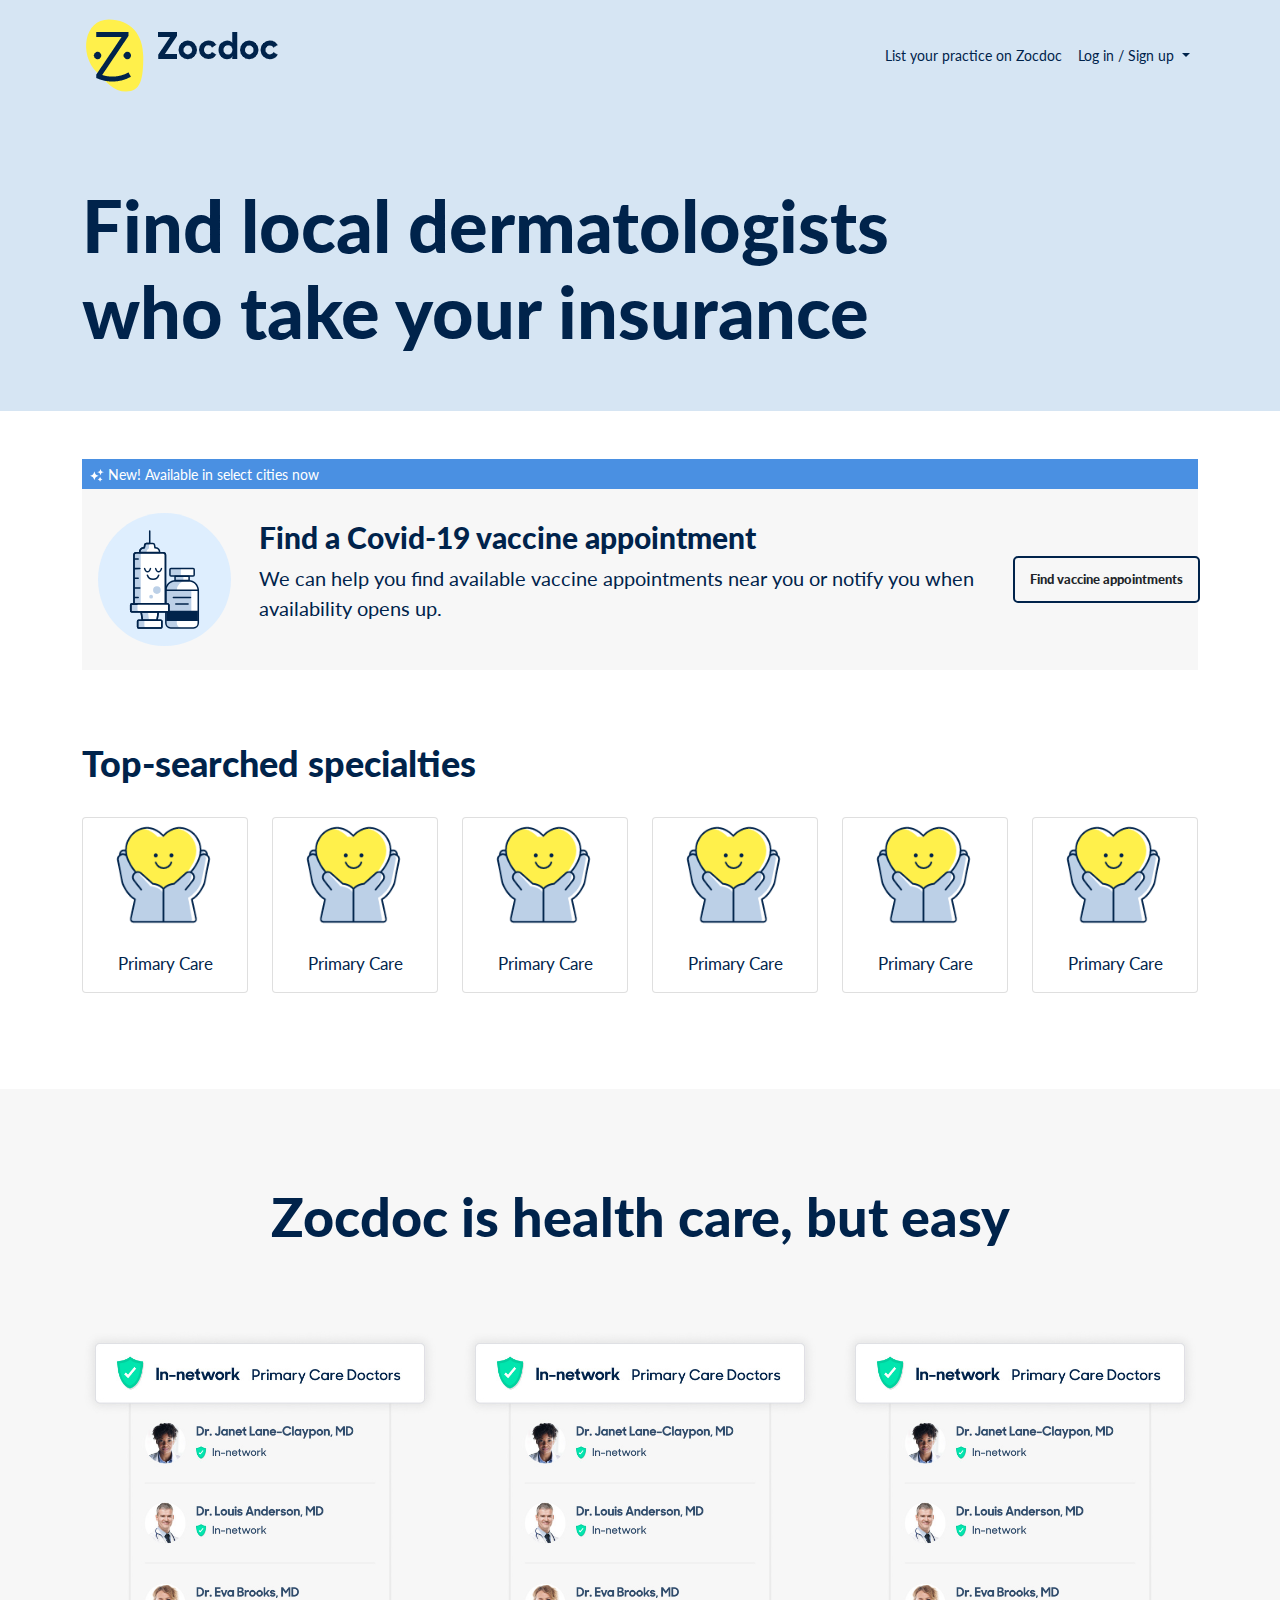
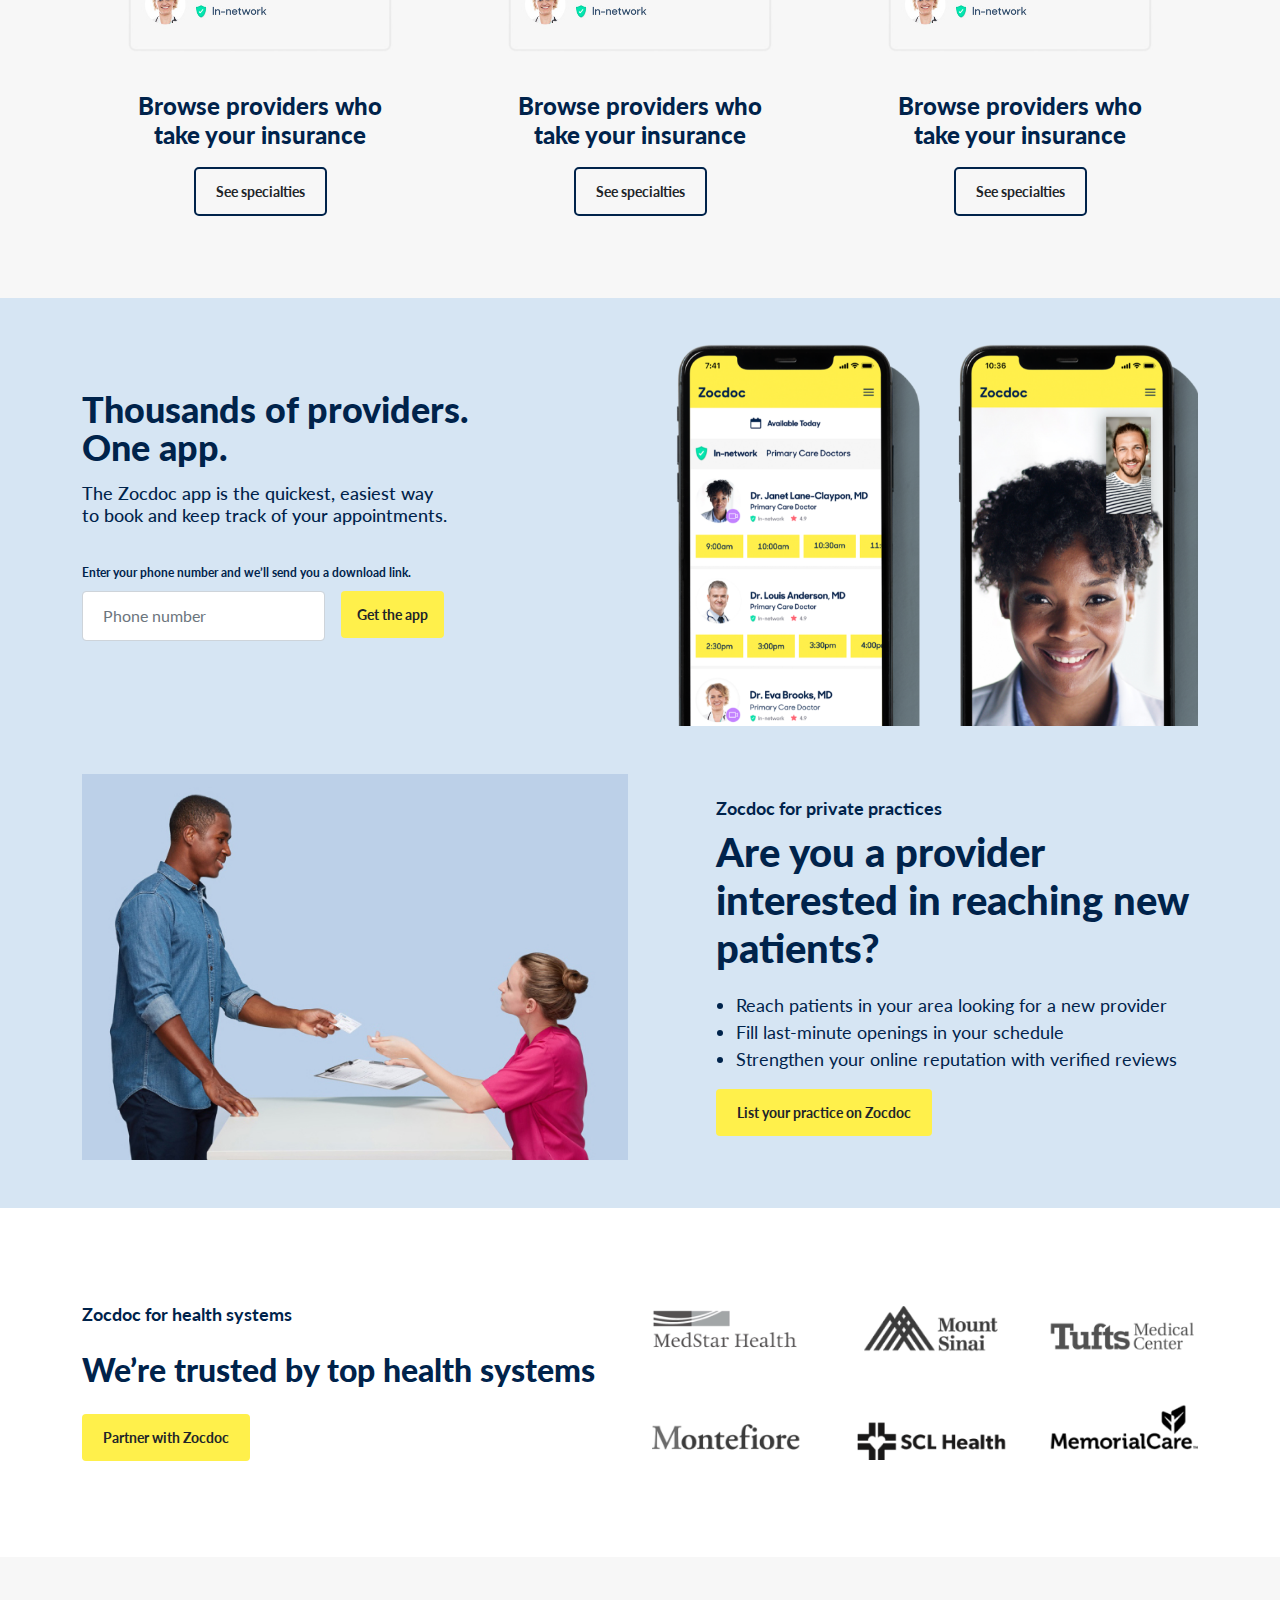
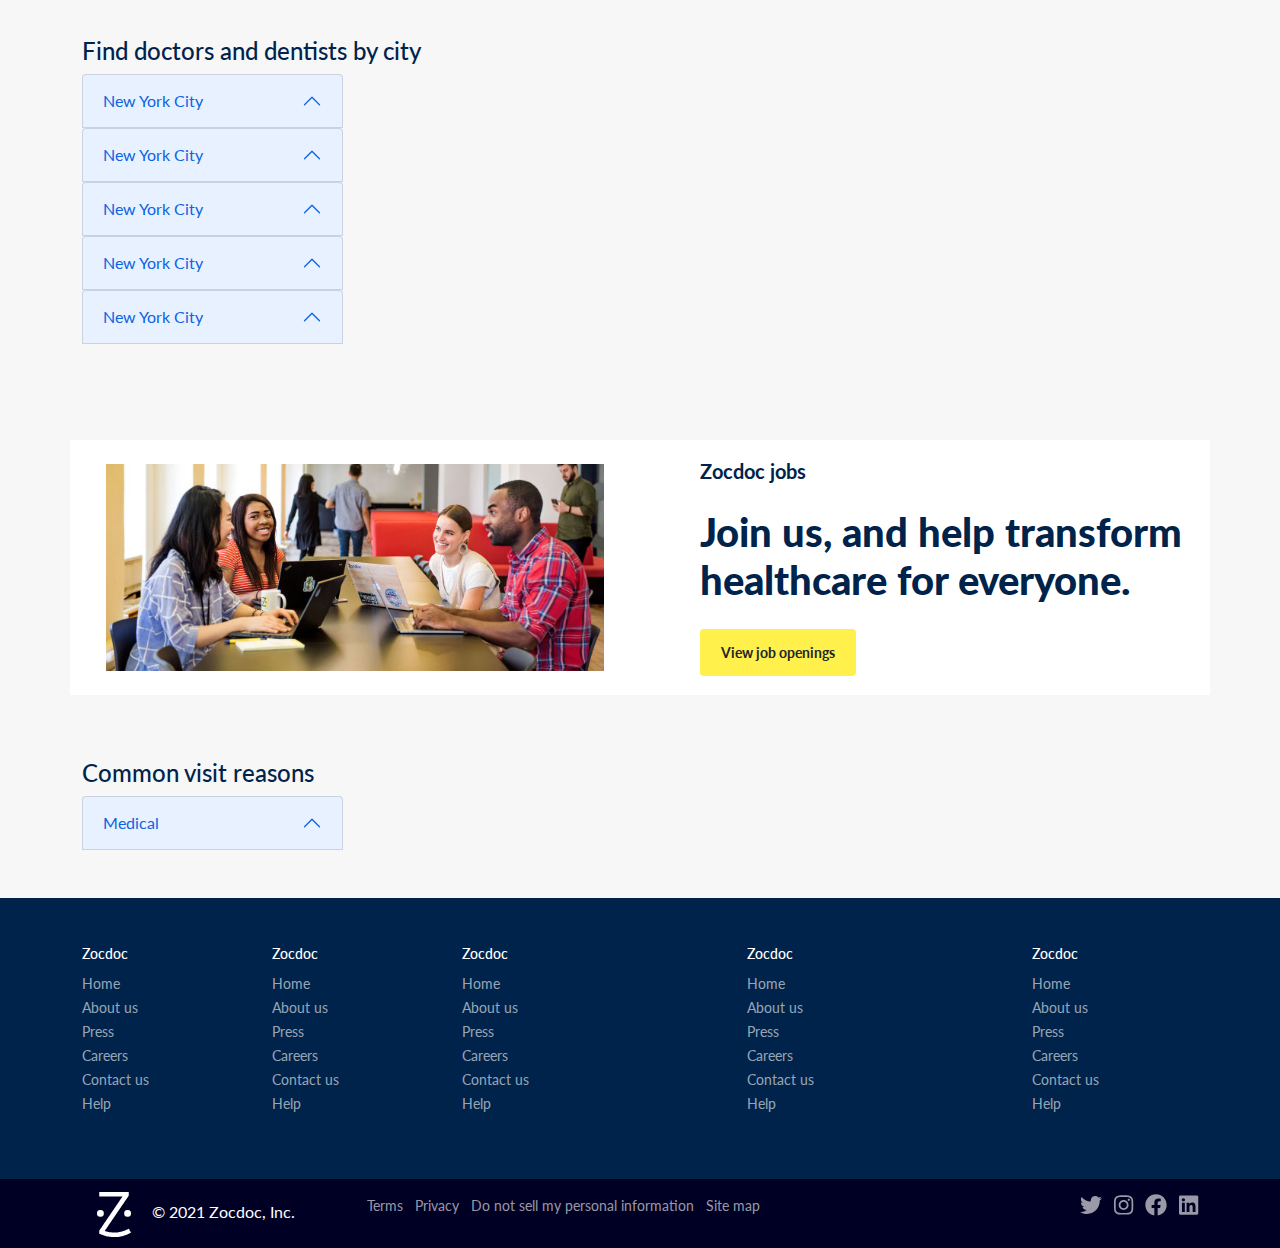
<file: index.html>
<!DOCTYPE html>
<html lang="en">

<head>
    <meta charset="UTF-8">
    <meta name="viewport" content="width=device-width, initial-scale=1.0">
    <title>Doctor</title>
    <!-- icons -->
    <link rel="stylesheet" href="css/all.min.css">
    <!-- bootstrap -->
    <link rel="stylesheet" href="css/bootstrap.min.css">
    <!-- custom css -->
    <link rel="stylesheet" href="style.css">
</head>

<body>
    <!-- header section start -->
    <header>
        <div class="container">
            <div class="row">
                <div class="col-md-12">
                    <nav class="navbar navbar-expand-lg navbar-light">
                        <a class="navbar-brand" href="#">
                            <img src="images/logo.png" class="img-fluid" alt="">
                        </a>
                        <button class="navbar-toggler" type="button" data-bs-toggle="collapse" data-bs-target="#navbarSupportedContent" aria-controls="navbarSupportedContent" aria-expanded="false" aria-label="Toggle navigation">
                            <span class="navbar-toggler-icon"></span>
                        </button>
                        <div class="collapse navbar-collapse" id="navbarSupportedContent">
                            <ul class="navbar-nav ms-auto mb-2 mb-lg-0 header-menu">
                                <li class="nav-item">
                                    <a class="nav-link" href="#">List your practice on Zocdoc</a>
                                </li>
                                <li class="nav-item dropdown">
                                    <a class="nav-link dropdown-toggle" href="#" id="navbarDropdown" role="button" data-bs-toggle="dropdown" aria-expanded="false">
                                        Log in / Sign up
                                    </a>
                                    <ul class="dropdown-menu" aria-labelledby="navbarDropdown">
                                        <li><a class="dropdown-item" href="#" style="display: inline;">Patients</a>
                                            <a href="#">Log in</a>
                                            <a href="#">Sign up</a>
                                        </li>
                                        <li><a class="dropdown-item" href="#" style="display: inline;">Doctors</a>
                                            <a href="#">Log in</a>
                                        </li>
                                    </ul>
                                </li>
                            </ul>
                        </div>
                    </nav>
                </div>
            </div>
            <div class="row">
                <div class="col-md-9">
                    <div class="header-text py-5 mt-4">
                        <h1>Find local dermatologists
                            who take your insurance</h1>
                    </div>
                </div>
            </div>
        </div>
    </header>
    <!-- header section end -->
    <!-- appointment section start -->
    <section class="appointment">
        <div class="container">
            <div class="row">
                <div class="col-md-12">
                    <div class="available mt-5">
                        <img class="img-fluid" src="images/star.svg" alt="">
                        <span>New! Available in select cities now</span>
                    </div>
                </div>
            </div>
            <div class="app-bg py-4 pe-2">
                <div class="row align-items-center">
                    <div class="col-md-2 p-0 text-center">
                        <div class="available-img">
                            <img class="img-fluid" src="images/injection.svg" alt="">
                        </div>
                    </div>
                    <div class="col-md-8 p-0">
                        <div class="available-content">
                            <h1>Find a Covid-19 vaccine appointment</h1>
                            <p>We can help you find available vaccine appointments near you or notify you when availability opens up.</p>
                        </div>
                    </div>
                    <div class="col-md-2  p-0">
                        <div class="available-button">
                            <a href="#" class="btn">Find vaccine appointments</a>
                        </div>
                    </div>
                </div>
            </div>
        </div>
    </section>
    <!-- appointment section end -->
    <!-- specialties section start -->
    <section class="specialties py-5 mt-4 mb-5">
        <div class="container">
            <div class="row">
                <h1>Top-searched specialties</h1>
                <div class="col-md-2">
                    <div class="special text-center">
                        <div class="card">
                            <img src="images/s-1.png" class="card-img-top img-fluid" alt="...">
                            <div class="card-body">
                                <p class="card-text">Primary Care</p>
                            </div>
                        </div>
                    </div>
                </div>
                <div class="col-md-2">
                    <div class="special text-center">
                        <div class="card">
                            <img src="images/s-1.png" class="card-img-top img-fluid" alt="...">
                            <div class="card-body">
                                <p class="card-text">Primary Care</p>
                            </div>
                        </div>
                    </div>
                </div>
                <div class="col-md-2">
                    <div class="special text-center">
                        <div class="card">
                            <img src="images/s-1.png" class="card-img-top img-fluid" alt="...">
                            <div class="card-body">
                                <p class="card-text">Primary Care</p>
                            </div>
                        </div>
                    </div>
                </div>
                <div class="col-md-2">
                    <div class="special text-center">
                        <div class="card">
                            <img src="images/s-1.png" class="card-img-top img-fluid" alt="...">
                            <div class="card-body">
                                <p class="card-text">Primary Care</p>
                            </div>
                        </div>
                    </div>
                </div>
                <div class="col-md-2">
                    <div class="special text-center">
                        <div class="card">
                            <img src="images/s-1.png" class="card-img-top img-fluid" alt="...">
                            <div class="card-body">
                                <p class="card-text">Primary Care</p>
                            </div>
                        </div>
                    </div>
                </div>
                <div class="col-md-2">
                    <div class="special text-center">
                        <div class="card">
                            <img src="images/s-1.png" class="card-img-top img-fluid" alt="...">
                            <div class="card-body">
                                <p class="card-text">Primary Care</p>
                            </div>
                        </div>
                    </div>
                </div>
            </div>
        </div>
    </section>
    <!-- specialties section end -->
    <!-- reviews section start -->
    <section class="reviews pt-5">
        <div class="container">
            <div class="row">
                <div class="col-md-12">
                    <div class="reviews-text text-center pt-5 pb-5 mb-4">
                        <h1>Zocdoc is health care, but easy
                        </h1>
                    </div>
                </div>
            </div>
            <div class="row mb-5 pb-4">
                <div class="col-md-4">
                    <div class="reviews-card">
                        <img class="img-fluid" src="images/review1.jpg" alt="">
                        <h2>Browse providers who take your insurance</h2>
                        <a class="btn" href="#">See specialties</a>
                    </div>
                </div>
                <div class="col-md-4">
                    <div class="reviews-card">
                        <img class="img-fluid" src="images/review1.jpg" alt="">
                        <h2>Browse providers who take your insurance</h2>
                        <a class="btn" href="#">See specialties</a>
                    </div>
                </div>
                <div class="col-md-4">
                    <div class="reviews-card">
                        <img class="img-fluid" src="images/review1.jpg" alt="">
                        <h2>Browse providers who take your insurance</h2>
                        <a class="btn" href="#">See specialties</a>
                    </div>
                </div>
            </div>
        </div>
    </section>
    <!-- reviews section end -->
    <!-- app section start -->
    <section class="app pt-4">
        <div class="container">
            <div class="row align-items-center">
                <div class="col-md-6">
                    <div class="app-content">
                        <h1>Thousands of providers.</h1>
                        <h1>One app.</h1>
                        <p>The Zocdoc app is the quickest, easiest way to book and keep track of your appointments.</p>
                        <h5>Enter your phone number and we’ll send you a download link.</h5>
                        <form class="row g-3">
                            <div class="col-auto">
                                <input type="tel" class="form-control" placeholder="Phone number">
                            </div>
                            <div class="col-auto">
                                <button type="submit" class="btn mb-3">Get the app</button>
                            </div>
                        </form>
                    </div>
                </div>
                <div class="col-md-6">
                    <img class="img-fluid" src="images/app.png" alt="">
                </div>
            </div>
        </div>
    </section>
    <!-- app section end -->
    <!-- patients section start -->
    <section class="patients">
        <div class="container">
            <div class="row align-items-center">
                <div class="col-md-6 py-5">
                    <img class="img-fluid" src="images/patients.jpg" alt="">
                </div>
                <div class="col-md-6">
                    <div class="patients-content">
                        <h5>Zocdoc for private practices</h5>
                        <h1>Are you a provider interested in reaching new patients?</h1>
                        <ul>
                            <li>Reach patients in your area looking for a new provider</li>
                            <li>Fill last-minute openings in your schedule</li>
                            <li>Strengthen your online reputation with verified reviews</li>
                        </ul>
                        <a href="#" class="btn">List your practice on Zocdoc</a>
                    </div>
                </div>
            </div>
        </div>
    </section>
    <!-- patients section end -->
    <!-- systems section start -->
    <section class="systems py-5 my-5">
        <div class="container">
            <div class="row align-items-center">
                <div class="col-md-6">
                    <div class="system-content">
                        <h5>Zocdoc for health systems</h5>
                        <h1>We’re trusted by top health systems</h1>
                        <a href="#" class="btn">Partner with Zocdoc</a>
                    </div>
                </div>
                <div class="col-md-6">
                    <img class="img-fluid" src="images/company.png" alt="">
                </div>
            </div>
        </div>
    </section>
    <!-- systems section end -->
    <!-- Find section start -->
    <section class="find">
        <div class="container">
            <div class="row">
                <h4>Find doctors and dentists by city</h4>
                <div class="col-md-3">
                    <div class="find-content">
                        <div class="accordion" id="accordionExample1">
                            <div class="accordion-item">
                                <h2 class="accordion-header" id="heading1">
                                    <button class="accordion-button" type="button" data-bs-toggle="collapse" data-bs-target="#collapse1" aria-expanded="true" aria-controls="collapse1">
                                        New York City
                                    </button>
                                </h2>
                                <div id="collapse1" class="accordion-collapse collapse hide" aria-labelledby="heading1" data-bs-parent="#accordionExample1">
                                    <div class="accordion-body">
                                        <ul class="list-unstyled">
                                            <li><a href="#">New York City Doctors</a></li>
                                            <li><a href="">New York City Doctors</a></li>
                                            <li><a href="">New York City Doctors</a></li>
                                            <li><a href="">New York City Doctors</a></li>
                                            <li><a href="">New York City Doctors</a></li>
                                            <li><a href="">New York City Doctors</a></li>
                                            <li><a href="">New York City Doctors</a></li>
                                            <li><a href="">New York City Doctors</a></li>
                                            <li><a href="">New York City Doctors</a></li>
                                            <li><a href="">New York City Doctors</a></li>
                                            <li><a href="">New York City Doctors</a></li>
                                            <li><a href="">New York City Doctors</a></li>
                                            <li><a href="">New York City Doctors</a></li>
                                        </ul>
                                    </div>
                                </div>
                            </div>
                        </div> <!-- .accordion -->
                        <div class="accordion" id="accordionExample2">
                            <div class="accordion-item">
                                <h2 class="accordion-header" id="heading2">
                                    <button class="accordion-button" type="button" data-bs-toggle="collapse" data-bs-target="#collapse2" aria-expanded="true" aria-controls="collapse2">
                                        New York City
                                    </button>
                                </h2>
                                <div id="collapse2" class="accordion-collapse collapse hide" aria-labelledby="heading2" data-bs-parent="#accordionExample2">
                                    <div class="accordion-body">
                                        <ul class="list-unstyled">
                                            <li><a href="#">New York City Doctors</a></li>
                                            <li><a href="">New York City Doctors</a></li>
                                            <li><a href="">New York City Doctors</a></li>
                                            <li><a href="">New York City Doctors</a></li>
                                            <li><a href="">New York City Doctors</a></li>
                                            <li><a href="">New York City Doctors</a></li>
                                            <li><a href="">New York City Doctors</a></li>
                                            <li><a href="">New York City Doctors</a></li>
                                            <li><a href="">New York City Doctors</a></li>
                                            <li><a href="">New York City Doctors</a></li>
                                            <li><a href="">New York City Doctors</a></li>
                                            <li><a href="">New York City Doctors</a></li>
                                            <li><a href="">New York City Doctors</a></li>
                                        </ul>
                                    </div>
                                </div>
                            </div>
                        </div> <!-- .accordion -->
                        <div class="accordion" id="accordionExample3">
                            <div class="accordion-item">
                                <h2 class="accordion-header" id="heading3">
                                    <button class="accordion-button" type="button" data-bs-toggle="collapse" data-bs-target="#collapse3" aria-expanded="true" aria-controls="collapse3">
                                        New York City
                                    </button>
                                </h2>
                                <div id="collapse3" class="accordion-collapse collapse hide" aria-labelledby="heading3" data-bs-parent="#accordionExample3">
                                    <div class="accordion-body">
                                        <ul class="list-unstyled">
                                            <li><a href="#">New York City Doctors</a></li>
                                            <li><a href="">New York City Doctors</a></li>
                                            <li><a href="">New York City Doctors</a></li>
                                            <li><a href="">New York City Doctors</a></li>
                                            <li><a href="">New York City Doctors</a></li>
                                            <li><a href="">New York City Doctors</a></li>
                                            <li><a href="">New York City Doctors</a></li>
                                            <li><a href="">New York City Doctors</a></li>
                                            <li><a href="">New York City Doctors</a></li>
                                            <li><a href="">New York City Doctors</a></li>
                                            <li><a href="">New York City Doctors</a></li>
                                            <li><a href="">New York City Doctors</a></li>
                                            <li><a href="">New York City Doctors</a></li>
                                        </ul>
                                    </div>
                                </div>
                            </div>
                        </div> <!-- .accordion -->
                        <div class="accordion" id="accordionExample4">
                            <div class="accordion-item">
                                <h2 class="accordion-header" id="heading4">
                                    <button class="accordion-button" type="button" data-bs-toggle="collapse" data-bs-target="#collapse4" aria-expanded="true" aria-controls="collapse4">
                                        New York City
                                    </button>
                                </h2>
                                <div id="collapse4" class="accordion-collapse collapse hide" aria-labelledby="heading4" data-bs-parent="#accordionExample4">
                                    <div class="accordion-body">
                                        <ul class="list-unstyled">
                                            <li><a href="#">New York City Doctors</a></li>
                                            <li><a href="">New York City Doctors</a></li>
                                            <li><a href="">New York City Doctors</a></li>
                                            <li><a href="">New York City Doctors</a></li>
                                            <li><a href="">New York City Doctors</a></li>
                                            <li><a href="">New York City Doctors</a></li>
                                            <li><a href="">New York City Doctors</a></li>
                                            <li><a href="">New York City Doctors</a></li>
                                            <li><a href="">New York City Doctors</a></li>
                                            <li><a href="">New York City Doctors</a></li>
                                            <li><a href="">New York City Doctors</a></li>
                                            <li><a href="">New York City Doctors</a></li>
                                            <li><a href="">New York City Doctors</a></li>
                                        </ul>
                                    </div>
                                </div>
                            </div>
                        </div> <!-- .accordion -->
                        <div class="accordion" id="accordionExample5">
                            <div class="accordion-item">
                                <h2 class="accordion-header" id="heading5">
                                    <button class="accordion-button" type="button" data-bs-toggle="collapse" data-bs-target="#collapse5" aria-expanded="true" aria-controls="collapse5">
                                        New York City
                                    </button>
                                </h2>
                                <div id="collapse5" class="accordion-collapse collapse hide" aria-labelledby="heading5" data-bs-parent="#accordionExample5">
                                    <div class="accordion-body">
                                        <ul class="list-unstyled">
                                            <li><a href="#">New York City Doctors</a></li>
                                            <li><a href="">New York City Doctors</a></li>
                                            <li><a href="">New York City Doctors</a></li>
                                            <li><a href="">New York City Doctors</a></li>
                                            <li><a href="">New York City Doctors</a></li>
                                            <li><a href="">New York City Doctors</a></li>
                                            <li><a href="">New York City Doctors</a></li>
                                            <li><a href="">New York City Doctors</a></li>
                                            <li><a href="">New York City Doctors</a></li>
                                            <li><a href="">New York City Doctors</a></li>
                                            <li><a href="">New York City Doctors</a></li>
                                            <li><a href="">New York City Doctors</a></li>
                                            <li><a href="">New York City Doctors</a></li>
                                        </ul>
                                    </div>
                                </div>
                            </div>
                        </div> <!-- .accordion -->
                    </div> <!-- .find-content -->
                </div> <!-- .col-md-3-->
            </div> <!-- .row -->
        </div> <!-- .container -->
    </section>
    <!-- Find section end -->
    <!-- jobs section start -->
    <section class="jobs pt-3 pb-5">
        <div class="container">
            <div class="row job align-items-center">
                <div class="col-md-6">
                    <img class="img-fluid p-4" src="images/jobs.jpg" alt="">
                </div>
                <div class="col-md-6">
                    <div class="job-content ms-5">
                        <h5>Zocdoc jobs</h5>
                        <h1>Join us, and help transform
                            healthcare for everyone.</h1>
                        <a href="#" class="btn">View job openings</a>
                    </div>
                </div>
            </div>
        </div>
    </section>
    <!-- jobs section end -->
    <!-- reasons section start -->
    <section class="reasons pb-5 pt-3">
        <div class="container">
            <div class="row">
                <h4>Common visit reasons</h4>
                <div class="col-md-3">
                    <div class="reasons-tab">
                        <div class="accordion" id="accordionExample">
                            <div class="accordion-item">
                                <h2 class="accordion-header" id="headingOne">
                                    <button class="accordion-button" type="button" data-bs-toggle="collapse" data-bs-target="#collapseOne" aria-expanded="true" aria-controls="collapseOne">
                                        Medical
                                    </button>
                                </h2>
                                <div id="collapseOne" class="accordion-collapse collapse hide" aria-labelledby="headingOne" data-bs-parent="#accordionExample">
                                    <div class="accordion-body">
                                        <ul class="list-unstyled">
                                            <li><a href="#">Nexplanon removal</a></li>
                                            <li><a href="#">OB-GYN emergency</a></li>
                                            <li><a href="#">OB-GYN emergency</a></li>
                                            <li><a href="#">OB-GYN emergency</a></li>
                                            <li><a href="#">OB-GYN emergency</a></li>
                                            <li><a href="#">OB-GYN emergency</a></li>
                                            <li><a href="#">OB-GYN emergency</a></li>
                                        </ul>
                                    </div>
                                </div>
                            </div>
                        </div> <!-- .col-md-3 -->
                    </div> <!-- .row -->
                </div> <!-- .container -->
    </section>
    <!-- reasons section end -->
    <!-- upper footer section start -->
    <section class="upper-footer py-5">
        <div class="container">
            <div class="row">
                <div class="col-md-2">
                    <div class="zocdoc">
                        <h5>Zocdoc</h5>
                        <ul class="list-unstyled">
                            <li><a href="">Home</a></li>
                            <li><a href="">About us</a></li>
                            <li><a href="">Press</a></li>
                            <li><a href="">Careers</a></li>
                            <li><a href="">Contact us</a></li>
                            <li><a href="">Help</a></li>
                        </ul>
                    </div>
                </div>
                <div class="col-md-2">
                    <div class="zocdoc">
                        <h5>Zocdoc</h5>
                        <ul class="list-unstyled">
                            <li><a href="">Home</a></li>
                            <li><a href="">About us</a></li>
                            <li><a href="">Press</a></li>
                            <li><a href="">Careers</a></li>
                            <li><a href="">Contact us</a></li>
                            <li><a href="">Help</a></li>
                        </ul>
                    </div>
                </div>
                <div class="col-md-3">
                    <div class="zocdoc">
                        <h5>Zocdoc</h5>
                        <ul class="list-unstyled">
                            <li><a href="">Home</a></li>
                            <li><a href="">About us</a></li>
                            <li><a href="">Press</a></li>
                            <li><a href="">Careers</a></li>
                            <li><a href="">Contact us</a></li>
                            <li><a href="">Help</a></li>
                        </ul>
                    </div>
                </div>
                <div class="col-md-3">
                    <div class="zocdoc">
                        <h5>Zocdoc</h5>
                        <ul class="list-unstyled">
                            <li><a href="">Home</a></li>
                            <li><a href="">About us</a></li>
                            <li><a href="">Press</a></li>
                            <li><a href="">Careers</a></li>
                            <li><a href="">Contact us</a></li>
                            <li><a href="">Help</a></li>
                        </ul>
                    </div>
                </div>
                <div class="col-md-2">
                    <div class="zocdoc">
                        <h5>Zocdoc</h5>
                        <ul class="list-unstyled">
                            <li><a href="">Home</a></li>
                            <li><a href="">About us</a></li>
                            <li><a href="">Press</a></li>
                            <li><a href="">Careers</a></li>
                            <li><a href="">Contact us</a></li>
                            <li><a href="">Help</a></li>
                        </ul>
                    </div>
                </div>
            </div>
        </div>
    </section>
    <!-- upper footer section end -->
    <!-- footer section start -->
    <footer>
        <div class="container">
            <div class="row align-items-center">
                <div class="col-md-3">
                    <div class="copyright">
                        <img src="images/fav.png" alt="">
                        <span>© 2021 Zocdoc, Inc.</span>
                    </div>
                </div>
                <div class="col-md-6">
                    <div class="footer-menu">
                        <ul class="list-unstyled">
                            <li class="list-inline-item"><a href="#">Terms</a></li>
                            <li class="list-inline-item"><a href="#">Privacy</a></li>
                            <li class="list-inline-item"><a href="#">Do not sell my personal information</a></li>
                            <li class="list-inline-item"><a href="#">Site map</a></li>
                        </ul>
                    </div>
                </div>
                <div class="col-md-3">
                    <div class="social-icons">
                        <ul class="list-unstyled text-end">
                            <li class="list-inline-item"><a href=""><i class="fab fa-twitter"></i></a></li>
                            <li class="list-inline-item"><a href=""><i class="fab fa-instagram"></i></a></li>
                            <li class="list-inline-item"><a href=""><i class="fab fa-facebook"></i></a></li>
                            <li class="list-inline-item"><a href=""><i class="fab fa-linkedin"></i></a></li>
                        </ul>
                    </div>
                </div>
            </div>
        </div>
    </footer>
    <!-- footer section end -->
    <!-- jquery -->
    <script src="js/jquery.min.js"></script>
    <!-- icon js -->
    <script src="js/all.min.js"></script>
    <!-- bootstrap js -->
    <script src="js/bootstrap.bundle.min.js"></script>
</body>

</html>
</file>
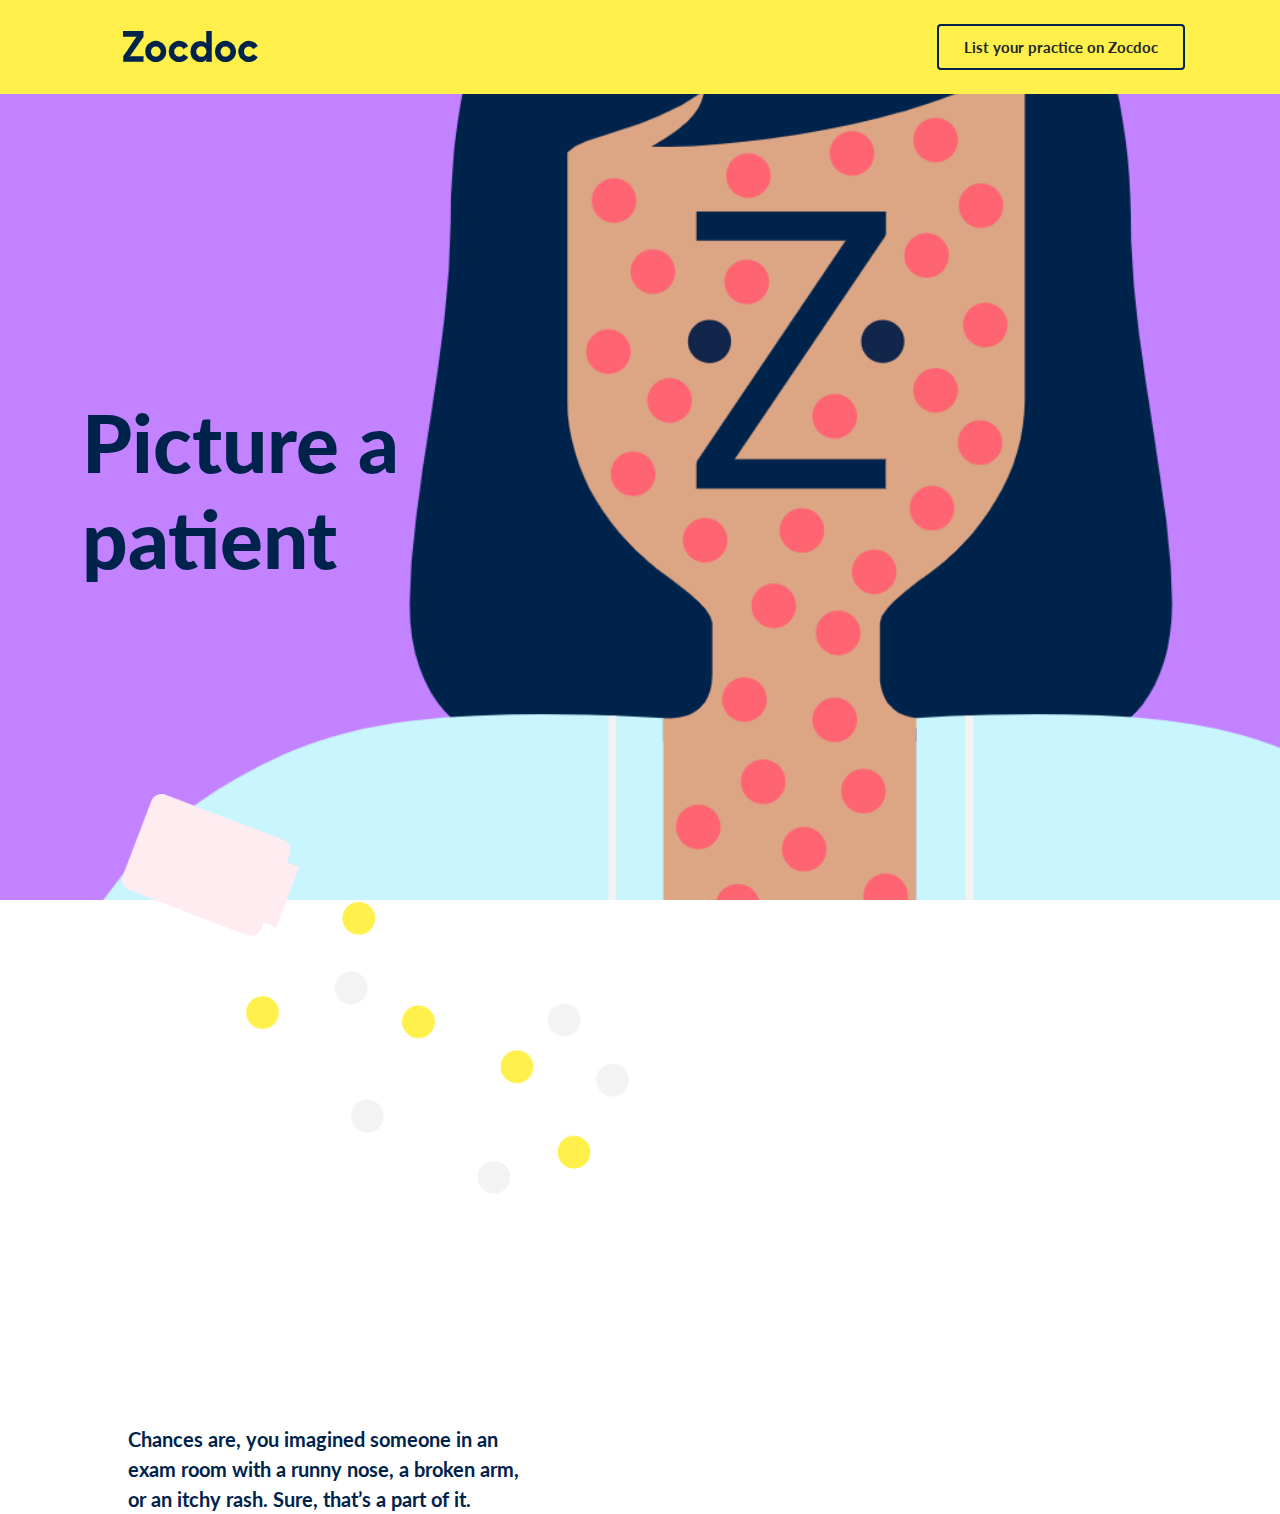
<file: about.html>
<!DOCTYPE html>
<html lang="en">

<head>
    <meta charset="UTF-8">
    <meta name="viewport" content="width=device-width, initial-scale=1.0">
    <title>Doctor</title>
    <!-- icons -->
    <link rel="stylesheet" href="css/all.min.css">
    <!-- bootstrap -->
    <link rel="stylesheet" href="css/bootstrap.min.css">
    <!-- custom css -->
    <link rel="stylesheet" href="style.css">
</head>

<body>
    <header class="contact-header">
        <div class="container">
            <div class="row align-items-center">
                <div class="col-md-9">
                    <nav class="navbar navbar-light">
                        <div class="container-fluid">
                            <a class="navbar-brand" href="#"><img src="images/logo2.png" alt=""></a>
                        </div>
                    </nav>
                </div>
                <div class="col-md-3">
                    <a href="join.html" class="btn btn-custom">List your practice on Zocdoc</a>
                </div>
            </div>
        </div>
    </header>
    <section class="picture">
        <div class="container">
            <div class="col-md-6">
                <div class="pic-content">
                    <h1>Picture a patient</h1>
                    <img src="images/aboutscroll1.png" class="img-fluid c-img" alt="">
                    <p>Chances are, you imagined someone in an exam room with a runny nose, a broken arm, or an itchy rash. Sure, that’s a part of it.</p>
                </div>
            </div>
        </div>
    </section>
    <!-- jquery -->
    <script src="js/jquery.min.js"></script>
    <!-- icon js -->
    <script src="js/all.min.js"></script>
    <!-- bootstrap js -->
    <script src="js/bootstrap.bundle.min.js"></script>
</body>

</html>
</file>
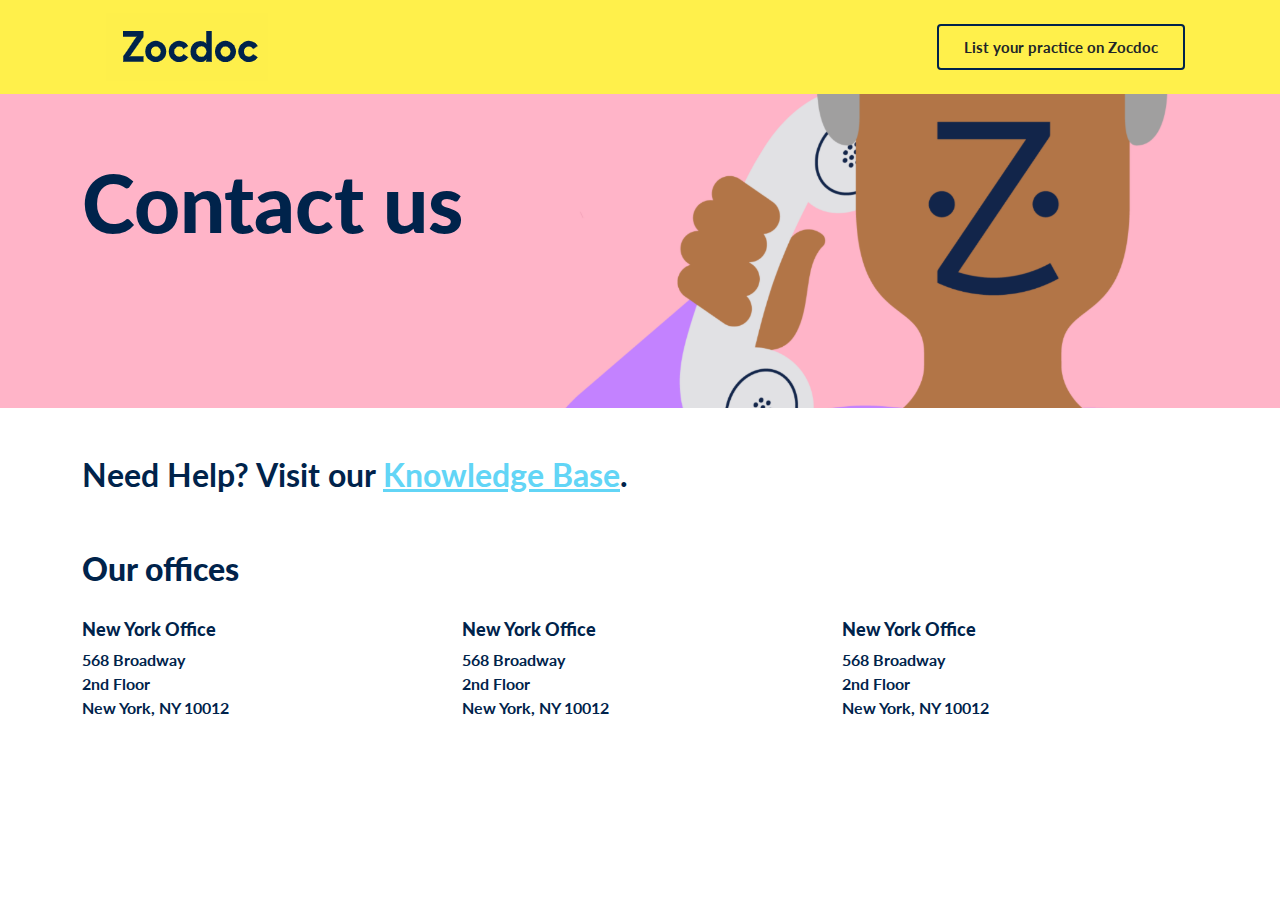
<file: contact.html>
<!DOCTYPE html>
<html lang="en">

<head>
    <meta charset="UTF-8">
    <meta name="viewport" content="width=device-width, initial-scale=1.0">
    <title>Doctor</title>
    <!-- icons -->
    <link rel="stylesheet" href="css/all.min.css">
    <!-- bootstrap -->
    <link rel="stylesheet" href="css/bootstrap.min.css">
    <!-- custom css -->
    <link rel="stylesheet" href="style.css">
</head>

<body>
    <header class="contact-header">
        <div class="container">
            <div class="row align-items-center">
                <div class="col-md-9">
                    <nav class="navbar navbar-light">
                        <div class="container-fluid">
                            <a class="navbar-brand" href="#"><img src="images/logo2.png" alt=""></a>
                        </div>
                    </nav>
                </div>
                <div class="col-md-3">
                    <a href="join.html" class="btn btn-custom">List your practice on Zocdoc</a>
                </div>
            </div>
        </div>
    </header>
    <section class="contact-us">
        <div class="container">
            <div class="row">
                <div class="col-md-5">
                    <div class="contact-title">
                        <h1>Contact us</h1>
                    </div>
                </div>
                <div class="col-md-7">
                    <img src="images/contact.png" class="img-fluid" alt="">
                </div>
            </div>
        </div>
    </section>
    <section class="office">
        <div class="container">
            <div class="row">
                <div class="col-md-12 py-5">
                    <h1 class="office-title">Need Help? Visit our <a href="">Knowledge Base</a>.</h1>
                </div>
            </div>
            <div class="row">
                <h2 class="office-tilte2">Our offices</h2>
                <div class="col-md-4">
                    <div class="office-content">
                        <h5>New York Office</h5>
                        <ul class="list-unstyled">
                            <li>568 Broadway</li>
                            <li>2nd Floor</li>
                            <li>New York, NY 10012</li>
                        </ul>
                    </div>
                </div>
                <div class="col-md-4">
                    <div class="office-content">
                        <h5>New York Office</h5>
                        <ul class="list-unstyled">
                            <li>568 Broadway</li>
                            <li>2nd Floor</li>
                            <li>New York, NY 10012</li>
                        </ul>
                    </div>
                </div>
                <div class="col-md-4">
                    <div class="office-content">
                        <h5>New York Office</h5>
                        <ul class="list-unstyled">
                            <li>568 Broadway</li>
                            <li>2nd Floor</li>
                            <li>New York, NY 10012</li>
                        </ul>
                    </div>
                </div>
            </div>
        </div>
    </section>
<!-- jquery -->
<script src="js/jquery.min.js"></script>
<!-- icon js -->
<script src="js/all.min.js"></script>
<!-- bootstrap js -->
<script src="js/bootstrap.bundle.min.js"></script>
</body>

</html>
</file>
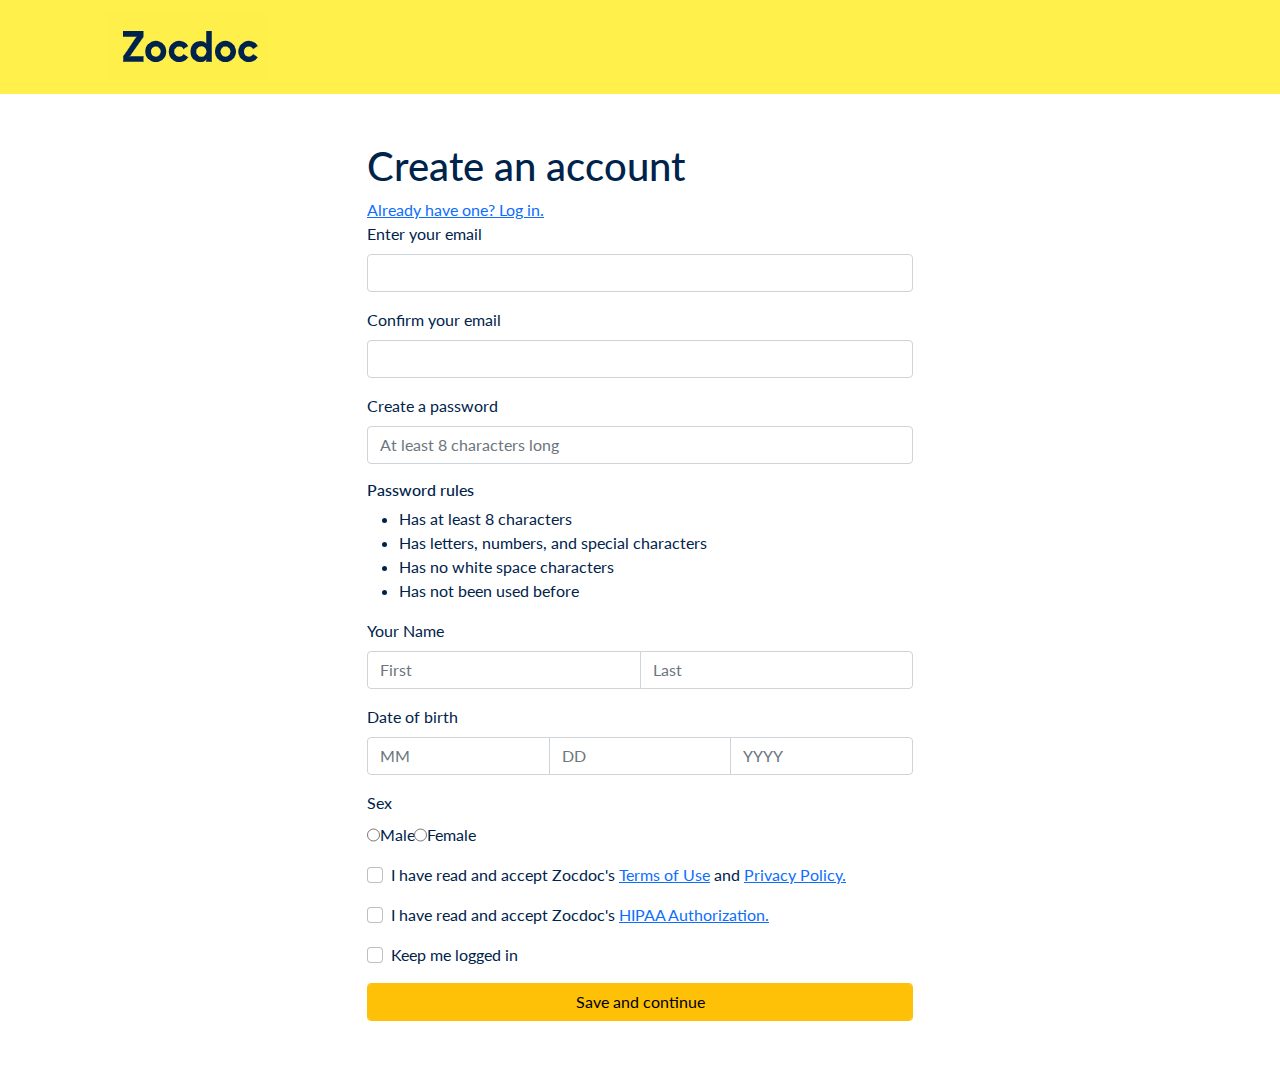
<file: createuser.html>
<!DOCTYPE html>
<html lang="en">

<head>
    <meta charset="UTF-8">
    <meta name="viewport" content="width=device-width, initial-scale=1.0">
    <title>Doctor</title>
    <!-- icons -->
    <link rel="stylesheet" href="css/all.min.css">
    <!-- bootstrap -->
    <link rel="stylesheet" href="css/bootstrap.min.css">
    <!-- custom css -->
    <link rel="stylesheet" href="style.css">
</head>

<body>
    <header class="user-header">
        <div class="container">
            <div class="row">
                <div class="col-md-12">
                    <nav class="navbar navbar-light">
                        <div class="container-fluid">
                            <a class="navbar-brand" href="#"><img src="images/logo2.png" alt=""></a>
                        </div>
                    </nav>
                </div>
            </div>
        </div>
    </header>
    <section class="form-area pt-5 pb-5">
        <div class="container">
            <div class="row">
                <div class="col-md-6 m-auto">
                    <div class="form-content">
                        <h1>Create an account</h1>
                        <a href="#">Already have one? Log in.</a>
                        <form method="post">
                            <div class="mb-3">
                                <label for="exampleInputEmail1" class="form-label">Enter your email</label>
                                <input type="email" class="form-control" id="exampleInputEmail1" name="email" aria-describedby="emailHelp">
                            </div>
                            <div class="mb-3">
                                <label for="confirmemail" class="form-label">Confirm your email</label>
                                <input type="email" class="form-control" id="confirmemail" name="cemail" aria-describedby="confirmemail">
                            </div>
                            <div class="mb-3">
                                <label for="exampleInputPassword1" class="form-label">Create a password</label>
                                <input type="password" class="form-control" id="exampleInputPassword1" placeholder="At least 8 characters long" name="pass">
                            </div>
                            <span></span>
                            <div class="rules">
                                <h6>Password rules</h6>
                                <ul>
                                    <li>Has at least 8 characters</li>
                                    <li>Has letters, numbers, and special characters</li>
                                    <li>Has no white space characters</li>
                                    <li>Has not been used before</li>
                                </ul>
                            </div>
                            <label for="name" class="form-label">Your Name</label>
                            <div class="input-group mb-3">
                                <input type="text" class="form-control" placeholder="First" aria-label="first" name="fname">
                                <input type="text" class="form-control" placeholder="Last" aria-label="last" name="lname">
                            </div>
                            <label for="dates" class="form-label">Date of birth</label>
                            <div class="input-group mb-3">
                                <input type="text" class="form-control" placeholder="MM" aria-label="mm" name="mm">
                                <input type="text" class="form-control" placeholder="DD" aria-label="dd" name="dd">
                                <input type="text" class="form-control" placeholder="YYYY" aria-label="yyyy" name="yyyy">
                            </div>
                            <label for="gender" class="form-label">Sex</label>
                            <div class="input-group mb-3">
                                <input type="radio" class="" aria-label="gender" name="gender">Male
                                <input type="radio" class="" aria-label="dd" name="gender">Female
                            </div>
                            <div class="mb-3 form-check">
                                <input type="checkbox" class="form-check-input" id="read">
                                <label class="form-check-label" for="read">I have read and accept Zocdoc's <a href="">Terms of Use</a> and <a href="">Privacy Policy.</a></label>
                            </div>
                            <div class="mb-3 form-check">
                                <input type="checkbox" class="form-check-input" id="HIPAA">
                                <label class="form-check-label" for="HIPAA">I have read and accept Zocdoc's <a href=""> HIPAA Authorization.</a></label>
                            </div>
                            <div class="mb-3 form-check">
                                <input type="checkbox" class="form-check-input" id="logged">
                                <label class="form-check-label" for="logged">Keep me logged in</label>
                            </div>
                            <input type="submit" class="btn btn-warning form-control" value="Save and continue">
                        </form>
                    </div>
                </div>
            </div>
        </div>
    </section>
    <!-- jquery -->
    <script src="js/jquery.min.js"></script>
    <!-- icon js -->
    <script src="js/all.min.js"></script>
    <!-- bootstrap js -->
    <script src="js/bootstrap.bundle.min.js"></script>
</body>

</html>
</file>
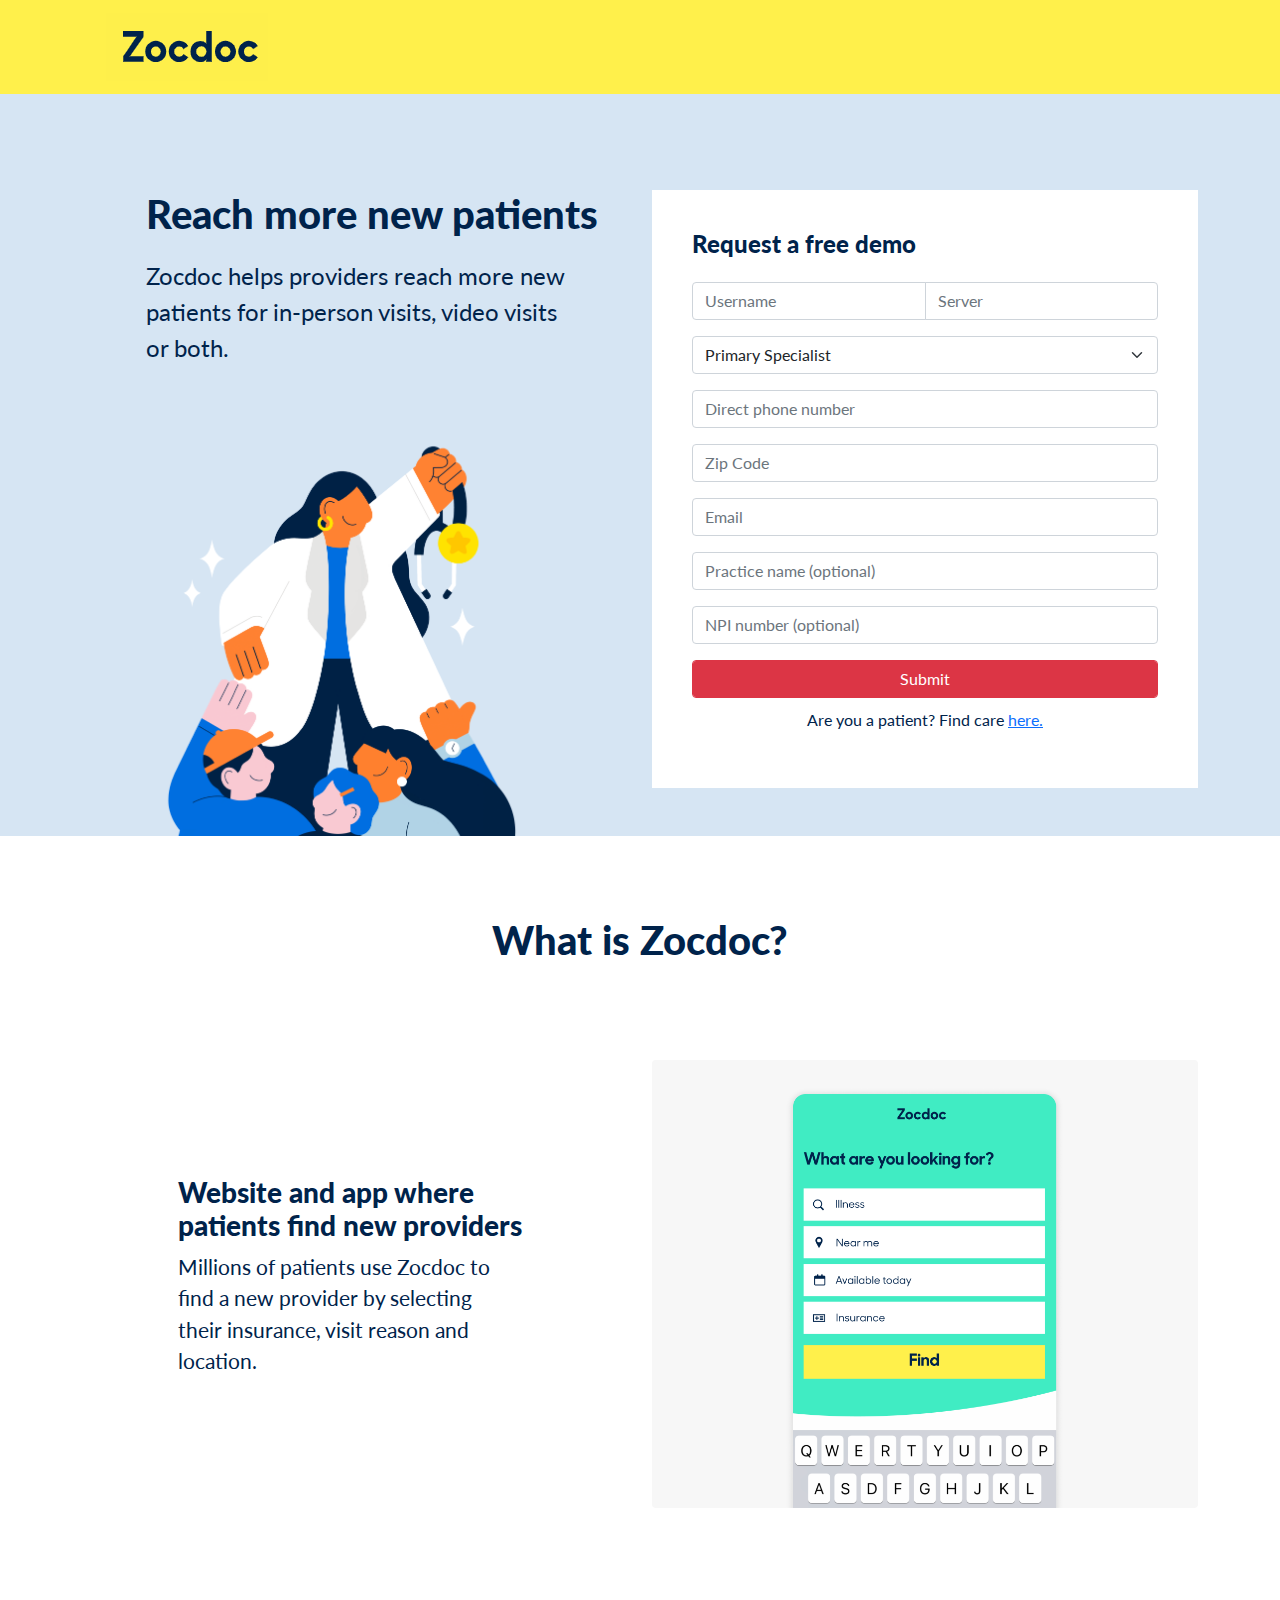
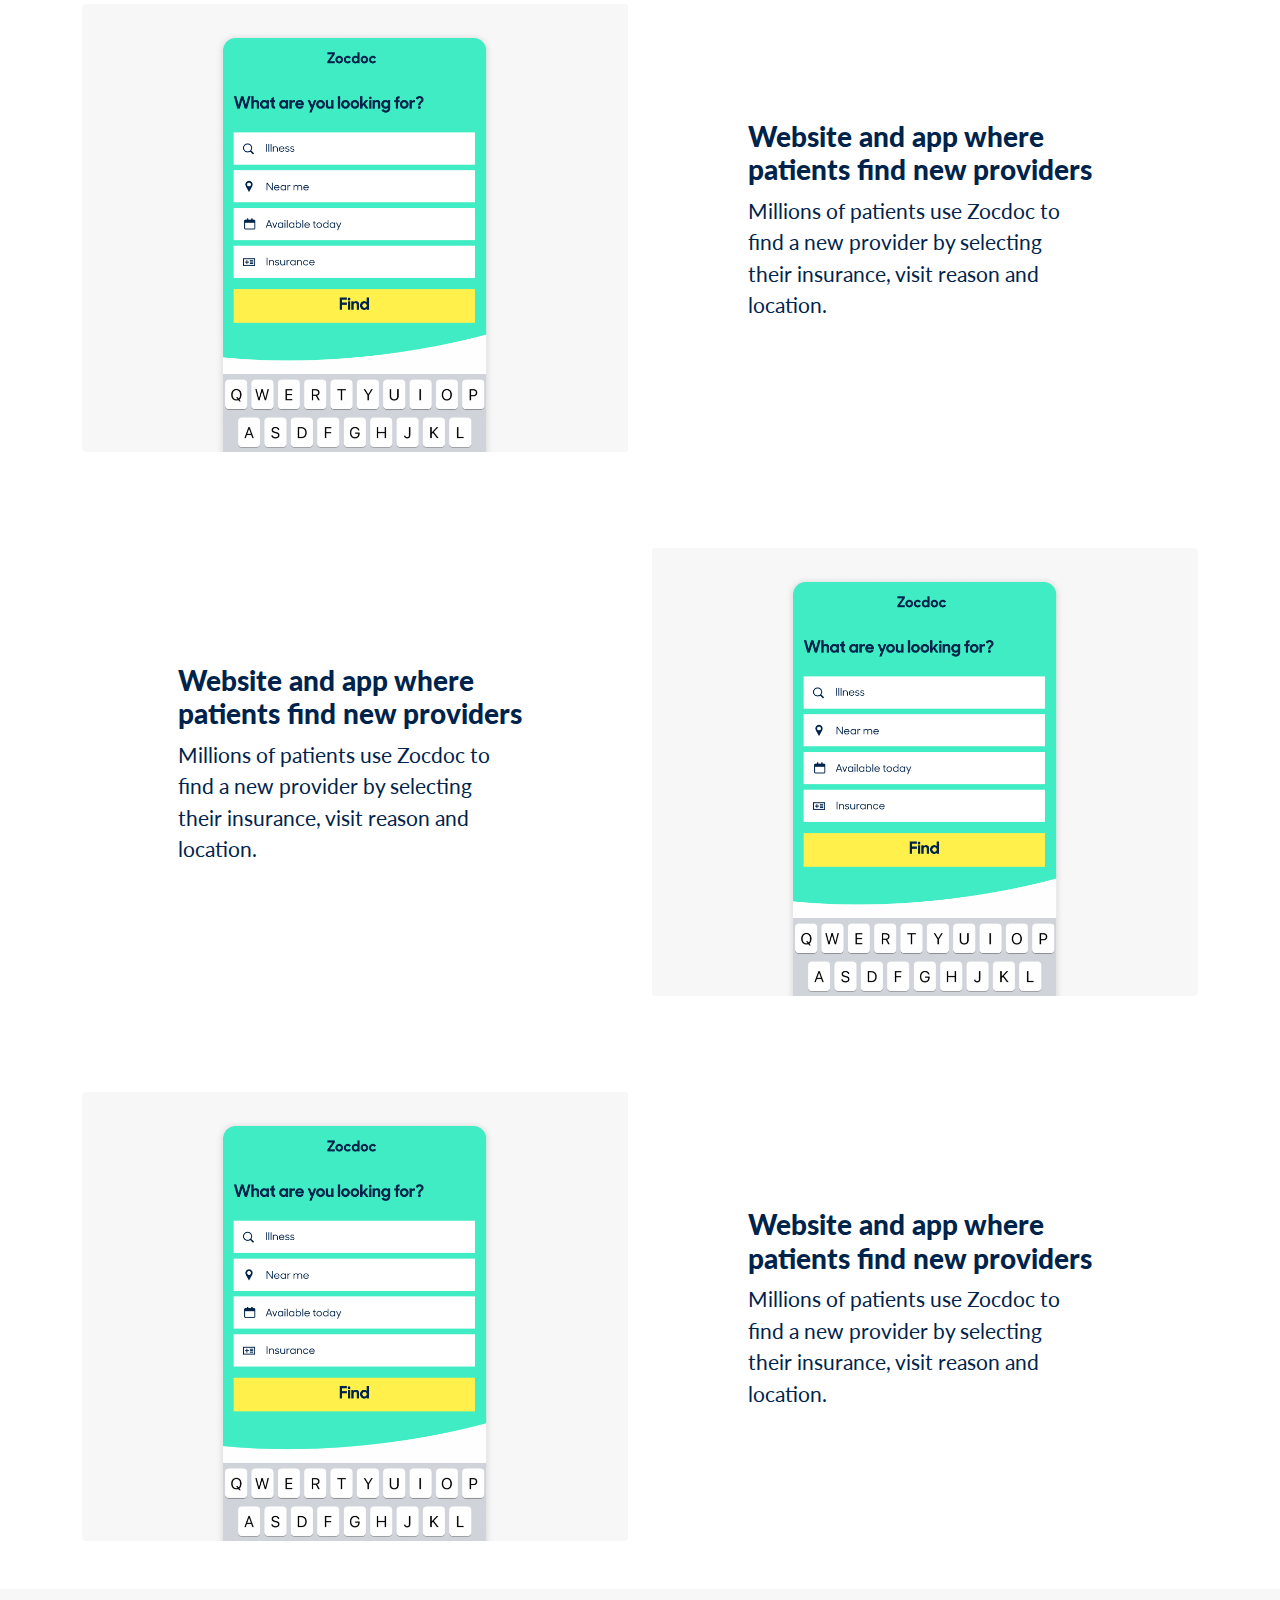
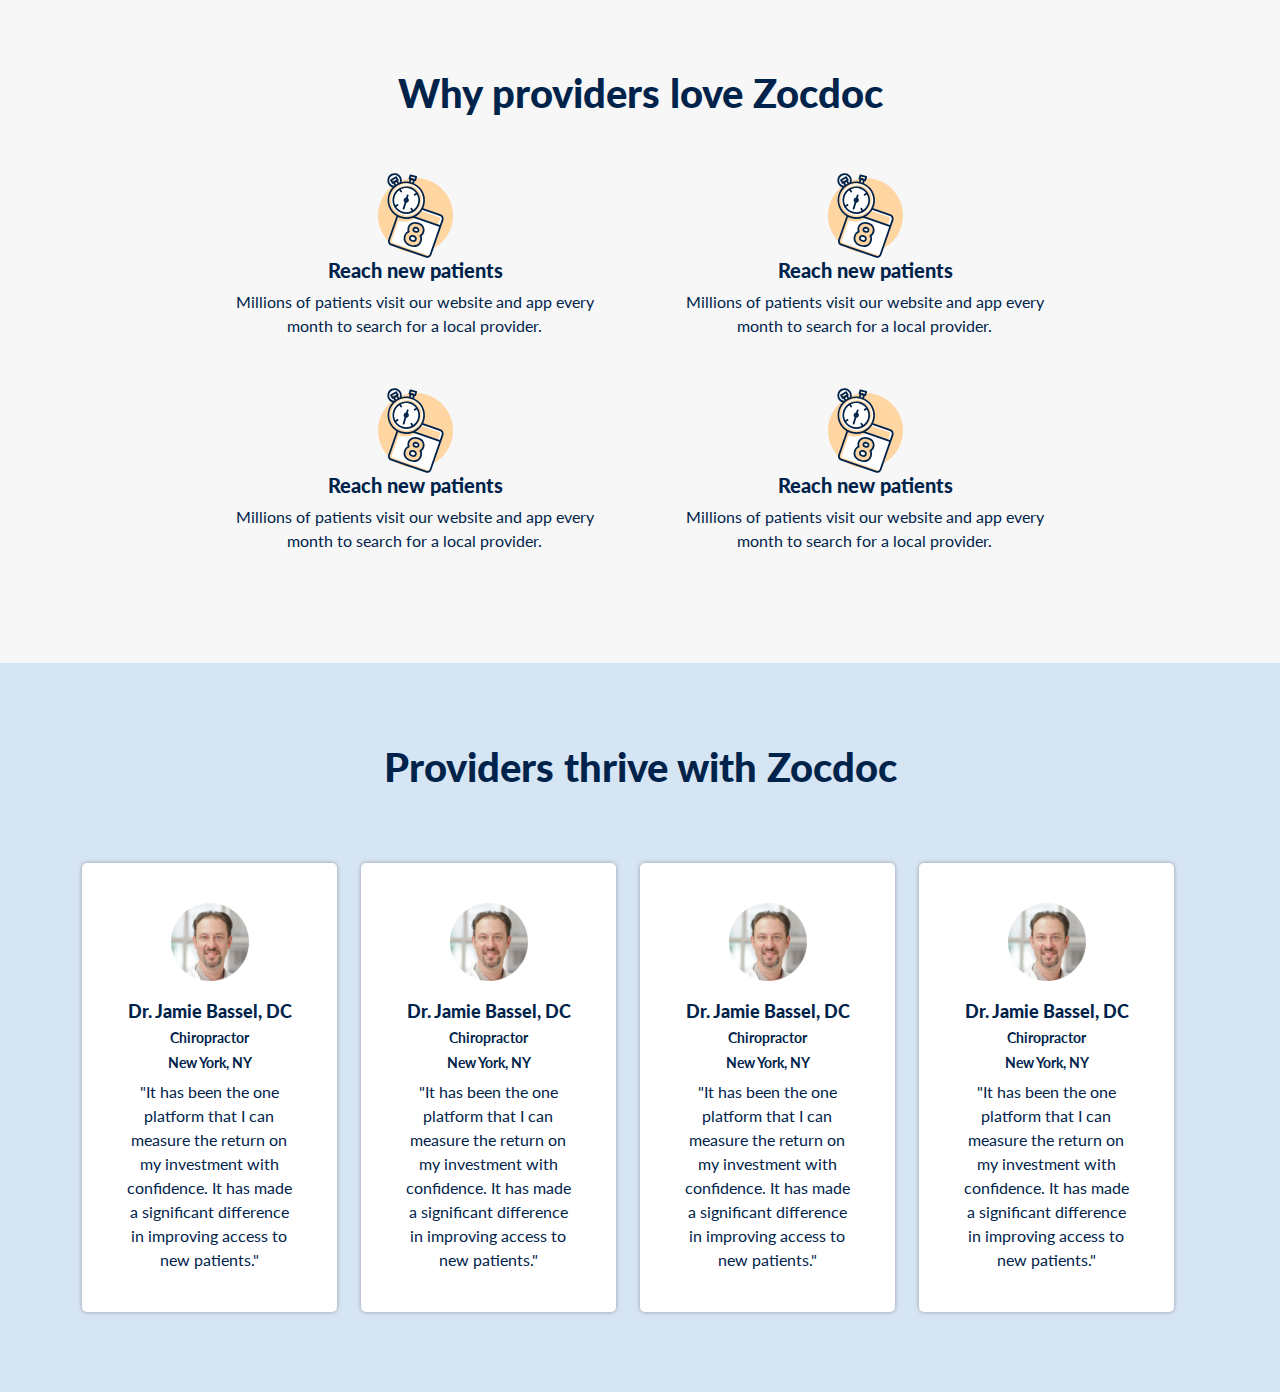
<file: join.html>
<!DOCTYPE html>
<html lang="en">

<head>
    <meta charset="UTF-8">
    <meta name="viewport" content="width=device-width, initial-scale=1.0">
    <title>Doctor</title>
    <!-- icons -->
    <link rel="stylesheet" href="css/all.min.css">
    <!-- bootstrap -->
    <link rel="stylesheet" href="css/bootstrap.min.css">
    <!-- custom css -->
    <link rel="stylesheet" href="style.css">
</head>

<body>
    <header class="user-header">
        <div class="container">
            <div class="row">
                <div class="col-md-12">
                    <nav class="navbar navbar-light">
                        <div class="container-fluid">
                            <a class="navbar-brand" href="#"><img src="images/logo2.png" alt=""></a>
                        </div>
                    </nav>
                </div>
            </div>
        </div>
    </header>
    <section class="patients pt-5">
        <div class="container pt-5">
            <div class="row">
                <div class="col-md-6">
                    <div class="patients-content">
                        <h1>Reach more new patients</h1>
                        <p>Zocdoc helps providers reach more new patients for in-person visits, video visits or both.</p>
                        <img src="images/doc.png" alt="" class="img-fluid">
                    </div>
                </div>
                <div class="col-md-6">
                    <div class="patients-form">
                        <form action="" method="post">
                            <h2>Request a free demo</h2>
                            <div class="input-group mb-3">
                                <input type="text" class="form-control" placeholder="Username">
                                <input type="text" class="form-control" placeholder="Server">
                            </div>
                            <select class="form-select" aria-label="Default select example">
                                <option selected>Primary Specialist</option>
                                <option value="1">One</option>
                                <option value="2">Two</option>
                                <option value="3">Three</option>
                            </select>
                            <input type="tel" name="" class="form-control mt-3" placeholder="Direct phone number">
                            <input type="text" name="" class="form-control mt-3" placeholder="Zip Code">
                            <input type="email" name="" class="form-control mt-3" placeholder="Email">
                            <input type="text" name="" class="form-control mt-3" placeholder="Practice name (optional)">
                            <input type="text" name="" class="form-control mt-3" placeholder="NPI number (optional)">
                            <input type="submit" value="Submit" class="form-control mt-3 btn btn-danger">
                            <p>Are you a patient? Find care <a href="#">here.</a></p>
                        </form>
                    </div>
                </div>
            </div>
        </div>
    </section>
    <!-- new providers section start -->
    <section class="providers">
        <div class="container">
            <div class="row">
                <div class="col-md-12">
                    <h1 class="pro-title">What is Zocdoc?</h1>
                </div>
            </div>
            <div class="row align-items-center py-5">
                <div class="col-md-6">
                    <div class="pro-content">
                        <h1>Website and app where patients find new providers</h1>
                        <p>Millions of patients use Zocdoc to find a new provider by selecting their insurance, visit reason and location.</p>
                    </div>
                </div>
                <div class="col-md-6">
                    <img src="images/What_Are_You_Looking_For___29A9R.png" alt="" class="img-fluid rounded">
                </div>
            </div>
            <div class="row align-items-center py-5">
                <div class="col-md-6">
                    <img src="images/What_Are_You_Looking_For___29A9R.png" alt="" class="img-fluid rounded">
                </div>
                <div class="col-md-6">
                    <div class="pro-content">
                        <h1>Website and app where patients find new providers</h1>
                        <p>Millions of patients use Zocdoc to find a new provider by selecting their insurance, visit reason and location.</p>
                    </div>
                </div>
            </div>
            <div class="row align-items-center py-5">
                <div class="col-md-6">
                    <div class="pro-content">
                        <h1>Website and app where patients find new providers</h1>
                        <p>Millions of patients use Zocdoc to find a new provider by selecting their insurance, visit reason and location.</p>
                    </div>
                </div>
                <div class="col-md-6">
                    <img src="images/What_Are_You_Looking_For___29A9R.png" alt="" class="img-fluid rounded">
                </div>
            </div>
            <div class="row align-items-center py-5">
                <div class="col-md-6">
                    <img src="images/What_Are_You_Looking_For___29A9R.png" alt="" class="img-fluid rounded">
                </div>
                <div class="col-md-6">
                    <div class="pro-content">
                        <h1>Website and app where patients find new providers</h1>
                        <p>Millions of patients use Zocdoc to find a new provider by selecting their insurance, visit reason and location.</p>
                    </div>
                </div>
            </div>
        </div>
    </section>
    <!-- new providers section end -->
    <!-- providers bottom section start -->
    <section class="providers-bottom">
        <div class="container">
            <div class="row">
                <div class="col-md-12">
                    <h1 class="text-center">Why providers love Zocdoc</h1>
                </div>
            </div>
            <div class="row pt-5">
                <div class="col-md-6">
                    <div class="providers-bottom-card text-center">
                        <img src="images/fill_last_minute_openings___1g9As.svg" alt="" class="img-fluid">
                        <h3>Reach new patients</h3>
                        <p>Millions of patients visit our website and app every month to search for a local provider.
                        </p>
                    </div>
                </div>
                <div class="col-md-6">
                    <div class="providers-bottom-card text-center">
                        <img src="images/fill_last_minute_openings___1g9As.svg" alt="" class="img-fluid">
                        <h3>Reach new patients</h3>
                        <p>Millions of patients visit our website and app every month to search for a local provider.
                        </p>
                    </div>
                </div>
                <div class="col-md-6">
                    <div class="providers-bottom-card text-center">
                        <img src="images/fill_last_minute_openings___1g9As.svg" alt="" class="img-fluid">
                        <h3>Reach new patients</h3>
                        <p>Millions of patients visit our website and app every month to search for a local provider.
                        </p>
                    </div>
                </div>
                <div class="col-md-6">
                    <div class="providers-bottom-card text-center">
                        <img src="images/fill_last_minute_openings___1g9As.svg" alt="" class="img-fluid">
                        <h3>Reach new patients</h3>
                        <p>Millions of patients visit our website and app every month to search for a local provider.
                        </p>
                    </div>
                </div>
            </div>
        </div>
    </section>
    <!-- providers bottom section end -->
    <!-- thrive section start -->
    <section class="thrive">
        <div class="container">
            <div class="row">
                <div class="col-md-12">
                    <h1 class="text-center">Providers thrive with Zocdoc</h1>
                </div>
            </div>
            <div class="row">
                <div class="row pt-5 mt-3">
                    <div class="col-md-3">
                        <div class="thrive-card text-center">
                            <img src="images/dr_jamie_bassel___3RNDV.svg" alt="" class="img-fluid">
                            <h3>Dr. Jamie Bassel, DC</h3>
                            <h5>Chiropractor</h5>
                            <h5>New York, NY</h5>
                            <p>"It has been the one platform that I can measure the return on my investment with confidence. It has made a significant difference in improving access to new patients."</p>
                        </div>
                    </div>
                    <div class="col-md-3">
                        <div class="thrive-card text-center">
                            <img src="images/dr_jamie_bassel___3RNDV.svg" alt="" class="img-fluid">
                            <h3>Dr. Jamie Bassel, DC</h3>
                            <h5>Chiropractor</h5>
                            <h5>New York, NY</h5>
                            <p>"It has been the one platform that I can measure the return on my investment with confidence. It has made a significant difference in improving access to new patients."</p>
                        </div>
                    </div>
                    <div class="col-md-3">
                        <div class="thrive-card text-center">
                            <img src="images/dr_jamie_bassel___3RNDV.svg" alt="" class="img-fluid">
                            <h3>Dr. Jamie Bassel, DC</h3>
                            <h5>Chiropractor</h5>
                            <h5>New York, NY</h5>
                            <p>"It has been the one platform that I can measure the return on my investment with confidence. It has made a significant difference in improving access to new patients."</p>
                        </div>
                    </div>
                    <div class="col-md-3">
                        <div class="thrive-card text-center">
                            <img src="images/dr_jamie_bassel___3RNDV.svg" alt="" class="img-fluid">
                            <h3>Dr. Jamie Bassel, DC</h3>
                            <h5>Chiropractor</h5>
                            <h5>New York, NY</h5>
                            <p>"It has been the one platform that I can measure the return on my investment with confidence. It has made a significant difference in improving access to new patients."</p>
                        </div>
                    </div>
                </div>
            </div>
        </div>
    </section>
    <!-- thrive section end -->
    <!-- jquery -->
    <script src="js/jquery.min.js"></script>
    <!-- icon js -->
    <script src="js/all.min.js"></script>
    <!-- bootstrap js -->
    <script src="js/bootstrap.bundle.min.js"></script>
</body>

</html>
</file>
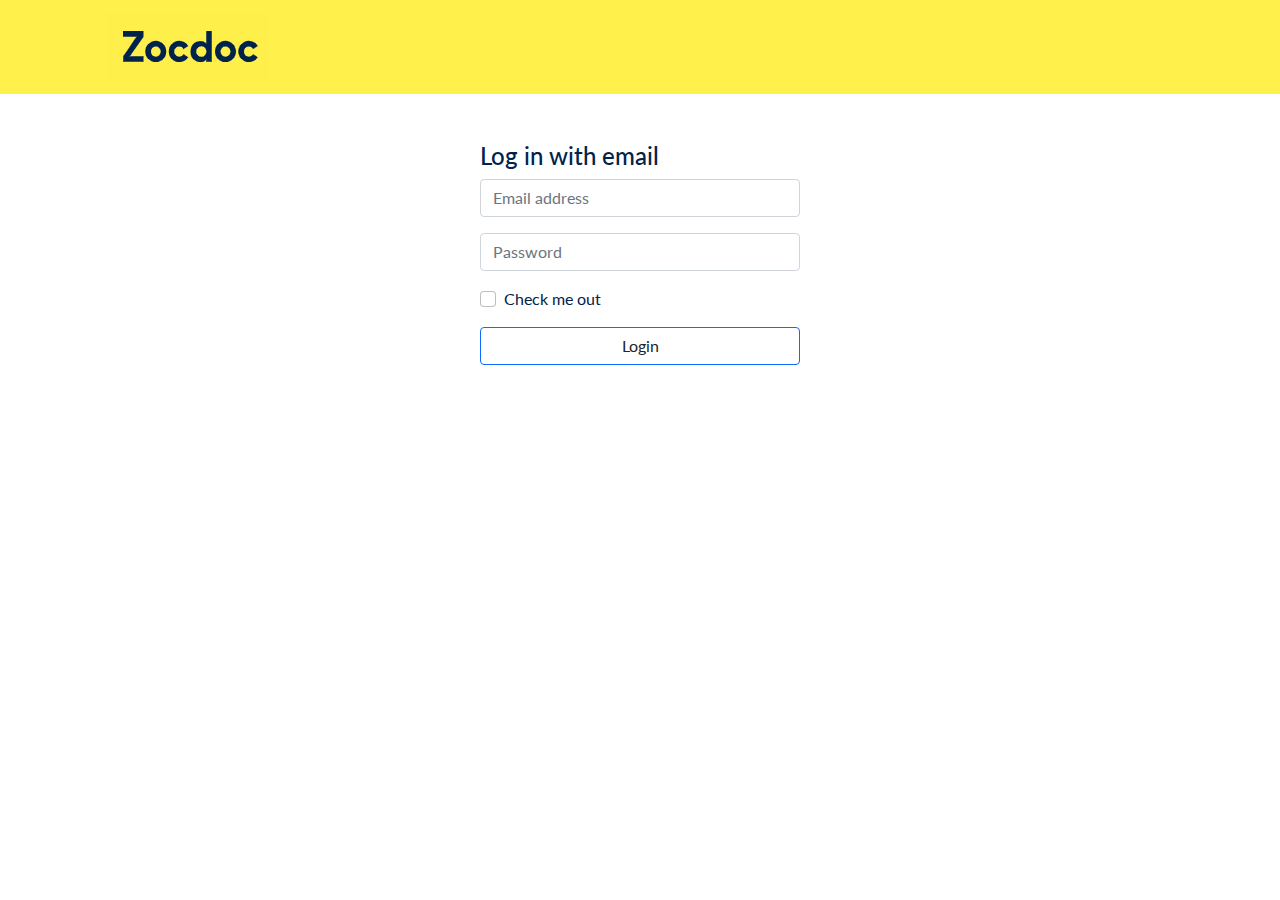
<file: login.html>
<!DOCTYPE html>
<html lang="en">

<head>
    <meta charset="UTF-8">
    <meta name="viewport" content="width=device-width, initial-scale=1.0">
    <title>Doctor</title>
    <!-- icons -->
    <link rel="stylesheet" href="css/all.min.css">
    <!-- bootstrap -->
    <link rel="stylesheet" href="css/bootstrap.min.css">
    <!-- custom css -->
    <link rel="stylesheet" href="style.css">
</head>

<body>
    <header class="user-header">
        <div class="container">
            <div class="row">
                <div class="col-md-12">
                    <nav class="navbar navbar-light">
                        <div class="container-fluid">
                            <a class="navbar-brand" href="#"><img src="images/logo2.png" alt=""></a>
                        </div>
                    </nav>
                </div>
            </div>
        </div>
    </header>
    <section class="form-area w-25 m-auto pt-5">
        <h4>Log in with email</h4>
        <form>
            <div class="mb-3">
                <input type="email" class="form-control" id="exampleInputEmail1" aria-describedby="emailHelp" name="email" placeholder="Email address">
            </div>
            <div class="mb-3">
                <input type="password" class="form-control" id="exampleInputPassword1" placeholder="Password">
            </div>
            <div class="mb-3 form-check">
                <input type="checkbox" class="form-check-input" id="exampleCheck1">
                <label class="form-check-label" for="exampleCheck1">Check me out</label>
            </div>
            <input type="submit" class="btn border border-primary form-control" value="Login" name="login">
        </form>
    </section>
    <!-- jquery -->
    <script src="js/jquery.min.js"></script>
    <!-- icon js -->
    <script src="js/all.min.js"></script>
    <!-- bootstrap js -->
    <script src="js/bootstrap.bundle.min.js"></script>
</body>

</html>
</file>
<file: style.css>
/* font face css start */
@import url('https://fonts.googleapis.com/css2?family=Lato:wght@300;400;700;900&display=swap');

/* font face css end */

/* default css start */


:root {
    --yellow: #fff04b;
    --lightBlue: #d6e5f3;
    --deepBlue: #00234b;
    --skyBlue: #4a90e2;
    --skyDeep: #32c7f0;
    --darkerBlue: #000024;
    --gray: #9999A7;
    --light: #ffffff99;
    --white: #fff;
    --offwhite: #f7f7f7;
}

body {
    overflow-x: hidden;
    font-family: 'Lato', sans-serif;
    color: var(--deepBlue);
    font-weight: 400;
}

/* default css end */

/* header css start */

header {
    background: var(--lightBlue);
}

header .dropdown-menu {
    width: 14rem;
}

.header-menu .nav-item .nav-link {
    color: var(--deepBlue);
    font-size: 14px;
}

.header-text h1 {
    font-size: 72px;
    color: var(--deepBlue);
    font-weight: 900;
}

/* header css end */

/* appoint css start */
.available {
    background: var(--skyBlue);
    padding: 3px 8px;
}

.available span {
    color: var(--white);
    font-size: 14px;
}

.app-bg {
    background: var(--offwhite);
}

.available-content h1 {
    font-size: 30px;
    font-weight: 900;
}

.available-content p {
    font-size: 20px;
    font-weight: 400;
}

.available-button {}

.available-button a {
    border: 2px solid var(--deepBlue);
    font-size: 13px;
    font-weight: 900;
    padding: 12px 15px;
    border-radius: 5px;
    transition: .25s;
}

.available-button a:hover {
    color: var(--white);
    background: var(--deepBlue);
}

/* appoint css end */

/* special css start */
.specialties h1 {
    font-weight: 900;
    font-size: 36px;
    margin-bottom: 2rem;
}

.special .card img {
    width: 125px;
    margin: auto;
}

.special .card-text {
    font-size: 17px;
}

.special:hover {
    box-shadow: 0 0 2px var(--gray);
}

/* special css end */

/* reviews css start */
.reviews {
    background: var(--offwhite);
    padding-bottom: 10px;
}

.reviews-text h1 {
    font-size: 54px;
    font-weight: 900;
}

.reviews-card {
    text-align: center;
}

.reviews-card img {}

.reviews-card h2 {
    font-weight: 900;
    font-size: 24px;
    width: 260px;
    margin: auto;
    text-align: center;
    margin-top: 2.5rem;
    margin-bottom: 1.1rem;
}

.reviews-card a {
    border: 2px solid var(--deepBlue);
    font-size: 14px;
    font-weight: bold;
    padding: 12px 20px;
    border-radius: 5px;
    transition: .25s;
}

.reviews-card a:hover {
    color: var(--white);
    background: var(--deepBlue);
}

/* reviews css end */

/* app css start */
.app {
    background: var(--lightBlue);
}

.app-content {}

.app-content h1 {
    font-weight: 900;
    font-size: 36px;
    line-height: 30px;
}

.app-content p {
    font-weight: 500;
    margin-top: 20px;
    font-size: 18px;
    line-height: 22px;
    max-width: 370px;
}

.app-content h5 {
    font-size: 12px;
    margin-top: 40px;
    font-weight: bold;
    margin-bottom: 10px;
}

.app-content input[type=tel] {
    padding: 12px 20px;
}

.app-content button {
    padding: 12px 15px;
    background: var(--yellow);
    font-weight: bold;
    font-size: 14px;
}

/* app css end */

/* patients css start */
.patients {
    background: var(--offwhite);
}

.patients-content {
    margin-left: 4rem;
}

.patients-content h5 {
    font-weight: bold;
    font-size: 18px;
}

.patients-content h1 {
    font-weight: 900;
    font-size: 36px;
    margin: 25px 0 40px;
}

.patients-content ul {
    padding-left: 20px;
}

.patients-content ul li {
    font-size: 18px;
}

.patients-content a {
    background: var(--yellow);
    font-size: 14px;
    font-weight: bold;
    padding: 12px 20px;
}

.patients-content a:hover,
.system-content a:hover,
.job-content a:hover {
    box-shadow: 0 0 3px var(--gray);
}

/* patients css end */

/* systems css start */
.system-content {}

.system-content h1 {
    font-weight: 900;
    font-size: 32px;
    margin: 25px 0;
}

.system-content h5 {
    font-weight: bold;
    font-size: 18px;
}

.system-content a {
    background: var(--yellow);
    font-size: 14px;
    font-weight: bold;
    padding: 12px 20px;
}

/* systems css end */

/* find css start */
.find {
    background: var(--offwhite);
    padding: 80px 0;
}

/* find css end */

/* jobs css start */
.jobs,
.reasons {
    background: var(--offwhite);
}

.job {
    background: var(--white);
}

.job-content {}

.job-content h5 {
    font-weight: bold;
}

.job-content h1 {
    font-weight: 900;
    margin: 25px 0;
}

.job-content a {
    background: var(--yellow);
    font-size: 14px;
    font-weight: bold;
    padding: 12px 20px;
}

/* jobs css end */

/* upper-footer css start */
.upper-footer {
    background: var(--deepBlue);

}

.zocdoc h5 {
    color: var(--white);
    font-size: 14px;
}

.zocdoc ul li a {
    color: var(--light);
    text-decoration: none;
    font-size: 14px;
}

.zocdoc ul li a:hover {
    color: var(--white);
}

/* upper-footer css end */
/* footer css start */
footer {
    background: var(--darkerBlue);
    color: var(--white);
}

.copyright span {
    color: var(--white);
}

.footer-menu ul li a {
    color: var(--light);
    text-decoration: none;
    font-size: 14px;
}

.footer-menu ul li a:hover {
    color: var(--white);
}

.social-icons ul li a {
    color: var(--light);
    font-size: 22px;
}

/* footer css end */

/* userpage css */
.user-header {
    background: var(--yellow);
}

.user-header .navbar-brand {
    font-weight: 900;
}

/* join page css */
.patients {
    background: var(--lightBlue);
}

.patients-content {}

.patients-content h1 {
    font-size: 40px;
    margin: 0;
    margin-bottom: 20px;
}

.patients-content p {
    font-size: 24px;
    width: 90%;
}

.patients-content img {
    max-width: 80%;
}

.patients-form {
    background: var(--white);
    padding: 40px;
}

.patients-form form {}

.patients-form form h2 {
    font-size: 24px;
    font-weight: 900;
    padding-bottom: 15px;
}

.patients-form form p {
    text-align: center;
    padding-top: 10px;
}

/* providers css */
.providers {
    padding-top: 80px;
}

.providers .pro-title {
    text-align: center;
    font-weight: 900;
    padding-bottom: 40px;
}

.pro-content {
    margin-left: 6rem;
}

.pro-content h1 {
    font-size: 28px;
    font-weight: 900;
    width: 80%;
}


.pro-content p {
    font-size: 21px;
    width: 75%;
}

.providers-bottom {
    padding: 80px 0 60px;
    background: var(--offwhite);
}

.providers-bottom h1,
.thrive h1 {
    font-weight: 900;
}

.providers-bottom-card {
    padding-bottom: 50px;
}

.providers-bottom-card img {}

.providers-bottom-card h3 {
    font-size: 20px;
    font-weight: 900;
}

.providers-bottom-card p {
    width: 90%;
    margin: auto;
}

.providers-bottom .container {
    max-width: 900px;
}

/*thrive css start*/
.thrive {
    background: var(--lightBlue);
    padding: 80px 0;
}

.thrive-card {
    background: var(--white);
    box-shadow: 0 0 4px var(--gray);
    border-radius: 5px;
    padding: 40px 10px;
}

.thrive-card h3 {
    font-size: 18px;
    font-weight: 900;
    padding-top: 20px;
}

.thrive-card h5 {
    font-size: 14px;
    font-weight: bold;
}

.thrive-card p {
    width: 74%;
    margin: auto;
}

/*contact page*/

/*header part*/
.contact-header {
    background: var(--yellow);
}

.contact-header .btn-custom {
    border: 2px solid var(--deepBlue);
    padding: 10px 25px;
    font-weight: 700;
    font-size: 15px;
}

.contact-header .btn-custom:hover {
    background: var(--deepBlue);
    color: var(--white);
}

.contact-us {
    background: #ffb4c8;
}

.contact-title {}

.contact-title h1 {
    font-weight: 900;
    font-size: 80px;
    padding-top: 60px;
}

.office .office-title {
    font-size: 32px;
    font-weight: bold;
}

.office .office-title a {
    color: #62d5f6;
}

.office-tilte2 {
    font-size: 32px;
    font-weight: 900;
    margin-bottom: 30px;
}

.office-content h5 {
    font-size: 18px;
    font-weight: 900;
}

.office-content ul li {
    font-weight: bold;
}

.office-content {
    padding-bottom: 35px;
}

/*about page*/

/*picture css*/

.picture {
    background: url(images/about.png);
    background-size: cover;
    background-repeat: no-repeat;
    min-height: 100vh;
    background-attachment: fixed;
    background-position: right bottom;
    padding: 100px 0px;
}

.pic-content h1 {
    font-size: 80px;
    font-weight: 900;
    width: 90%;
    padding: 200px 0;
}

.c-img {
    position: relative;
}

.pic-content p {
    font-size: 20px;
    font-weight: bold;
    width: 32%;
    position: absolute;
    left: 10%;
    bottom: -70%;
}
</file>
